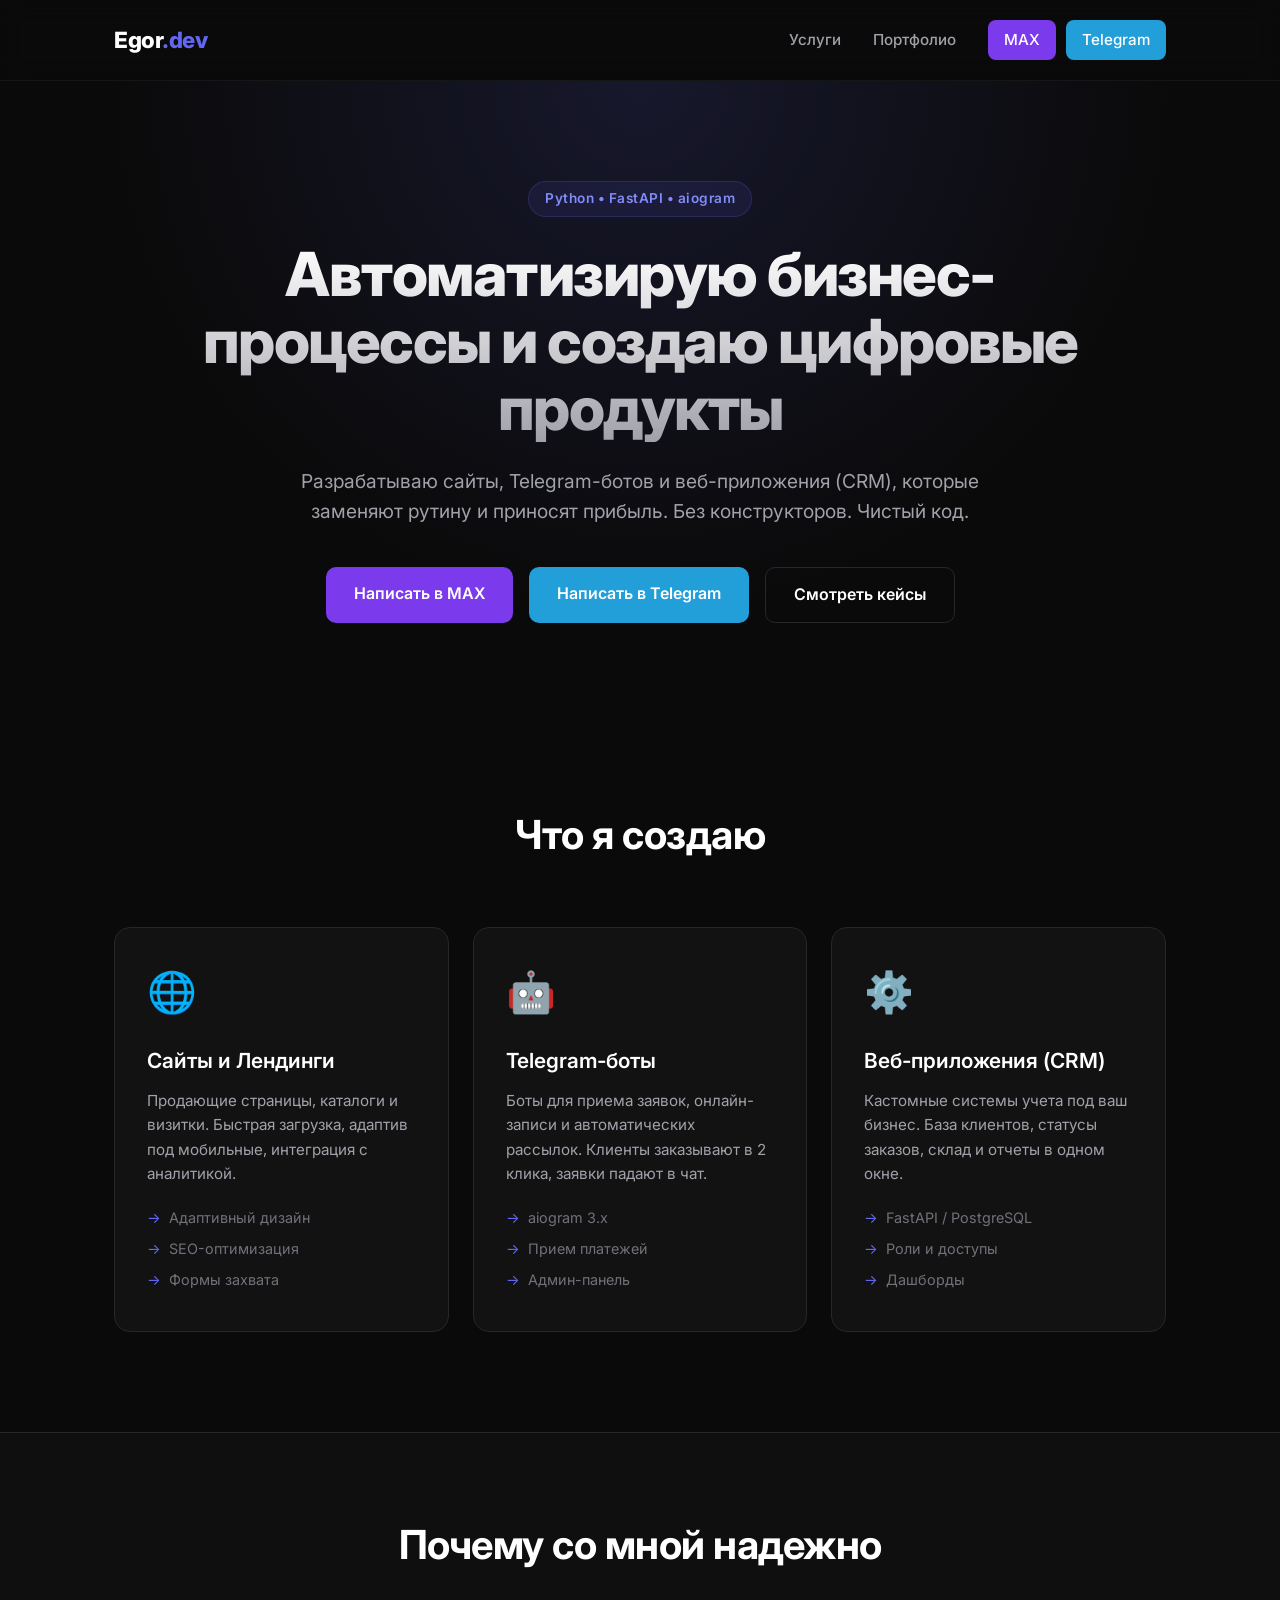
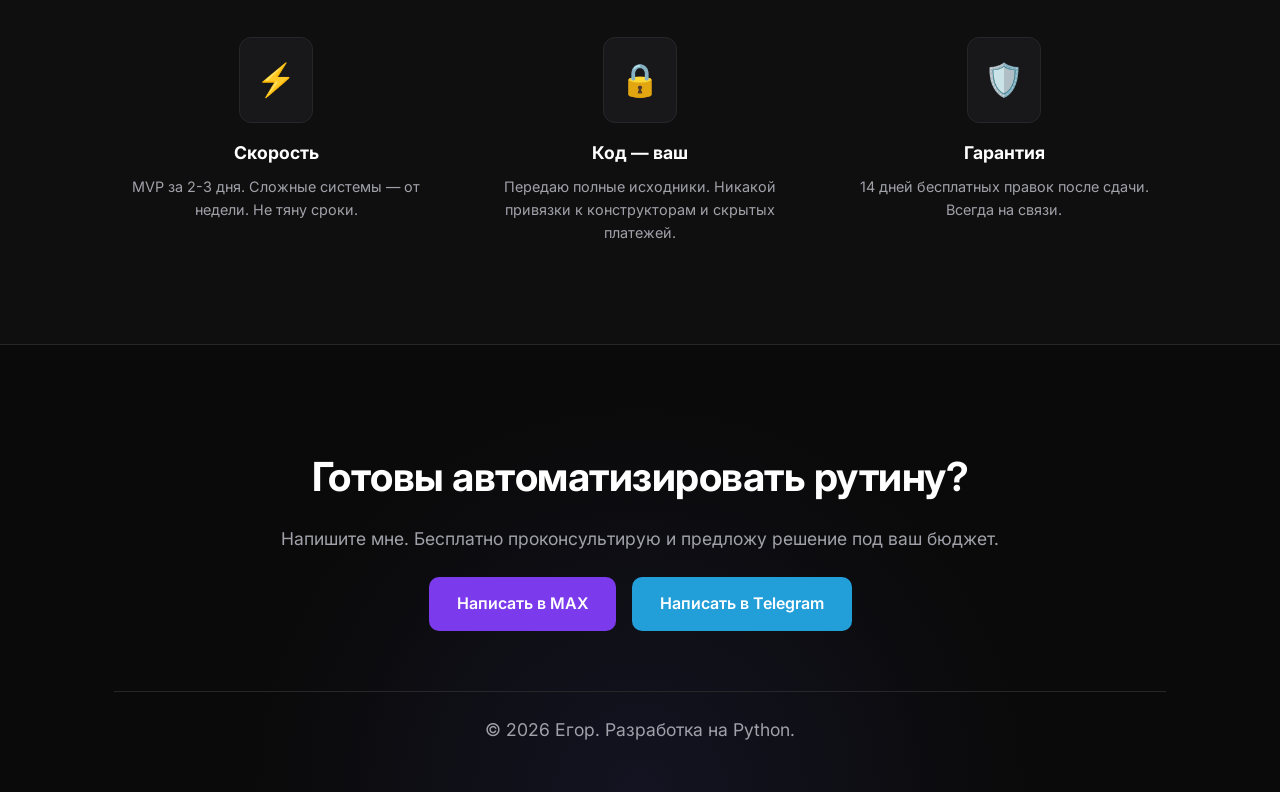
<file: index.html>
<!DOCTYPE html>
<html lang="ru">
<head>
    <meta charset="UTF-8">
    <meta name="viewport" content="width=device-width, initial-scale=1.0">
    <title>Разработка сайтов, ботов и веб-приложений | Егор</title>
    <link rel="stylesheet" href="style.css">
    <link rel="preconnect" href="https://fonts.googleapis.com">
    <link rel="preconnect" href="https://fonts.gstatic.com" crossorigin>
    <link href="https://fonts.googleapis.com/css2?family=Inter:wght@400;500;600;700;800&display=swap" rel="stylesheet">
</head>
<body>

    <!-- Навигация -->
    <nav class="navbar">
        <div class="container nav-container">
            <div class="logo">Egor<span>.dev</span></div>
            <div class="nav-links">
                <a href="#services">Услуги</a>
                <a href="https://9zyf62hv6v-jpg.github.io/portfolio/" target="_blank">Портфолио</a>
                <div class="nav-contact-buttons">
                    <a href="https://max.ru/+79610574963" class="btn-nav btn-max" target="_blank">MAX</a>
                    <a href="https://t.me/EGOR455" class="btn-nav btn-tg" target="_blank">Telegram</a>
                </div>
            </div>
        </div>
    </nav>

    <!-- Hero секция -->
    <header class="hero">
        <div class="container">
            <div class="badge">Python • FastAPI • aiogram</div>
            <h1>Автоматизирую бизнес-процессы и создаю цифровые продукты</h1>
            <p class="subtitle">Разрабатываю сайты, Telegram-ботов и веб-приложения (CRM), которые заменяют рутину и приносят прибыль. Без конструкторов. Чистый код.</p>
            <div class="cta-buttons">
                <a href="https://max.ru/+79610574963" class="btn btn-max" target="_blank">Написать в MAX</a>
                <a href="https://t.me/EGOR455" class="btn btn-tg" target="_blank">Написать в Telegram</a>
                <a href="https://9zyf62hv6v-jpg.github.io/portfolio/" class="btn btn-secondary" target="_blank">Смотреть кейсы</a>
            </div>
        </div>
    </header>

    <!-- Секция услуг -->
    <section id="services" class="services">
        <div class="container">
            <h2 class="section-title">Что я создаю</h2>
            <div class="services-grid">
                
                <div class="service-card">
                    <div class="card-glow"></div>
                    <div class="icon">🌐</div>
                    <h3>Сайты и Лендинги</h3>
                    <p>Продающие страницы, каталоги и визитки. Быстрая загрузка, адаптив под мобильные, интеграция с аналитикой.</p>
                    <ul class="features">
                        <li>Адаптивный дизайн</li>
                        <li>SEO-оптимизация</li>
                        <li>Формы захвата</li>
                    </ul>
                </div>

                <div class="service-card">
                    <div class="card-glow"></div>
                    <div class="icon">🤖</div>
                    <h3>Telegram-боты</h3>
                    <p>Боты для приема заявок, онлайн-записи и автоматических рассылок. Клиенты заказывают в 2 клика, заявки падают в чат.</p>
                    <ul class="features">
                        <li>aiogram 3.x</li>
                        <li>Прием платежей</li>
                        <li>Админ-панель</li>
                    </ul>
                </div>

                <div class="service-card">
                    <div class="card-glow"></div>
                    <div class="icon">⚙️</div>
                    <h3>Веб-приложения (CRM)</h3>
                    <p>Кастомные системы учета под ваш бизнес. База клиентов, статусы заказов, склад и отчеты в одном окне.</p>
                    <ul class="features">
                        <li>FastAPI / PostgreSQL</li>
                        <li>Роли и доступы</li>
                        <li>Дашборды</li>
                    </ul>
                </div>

            </div>
        </div>
    </section>

    <!-- Почему я -->
    <section class="features-section">
        <div class="container">
            <h2 class="section-title">Почему со мной надежно</h2>
            <div class="features-grid">
                <div class="feature-box">
                    <div class="feature-icon">⚡</div>
                    <h4>Скорость</h4>
                    <p>MVP за 2-3 дня. Сложные системы — от недели. Не тяну сроки.</p>
                </div>
                <div class="feature-box">
                    <div class="feature-icon">🔒</div>
                    <h4>Код — ваш</h4>
                    <p>Передаю полные исходники. Никакой привязки к конструкторам и скрытых платежей.</p>
                </div>
                <div class="feature-box">
                    <div class="feature-icon">🛡️</div>
                    <h4>Гарантия</h4>
                    <p>14 дней бесплатных правок после сдачи. Всегда на связи.</p>
                </div>
            </div>
        </div>
    </section>

    <!-- CTA / Footer -->
    <footer class="footer">
        <div class="container">
            <h2>Готовы автоматизировать рутину?</h2>
            <p>Напишите мне. Бесплатно проконсультирую и предложу решение под ваш бюджет.</p>
            
            <div class="footer-buttons">
                <a href="https://max.ru/+79610574963" class="btn btn-max" target="_blank">Написать в MAX</a>
                <a href="https://t.me/EGOR455" class="btn btn-tg" target="_blank">Написать в Telegram</a>
            </div>

            <div class="footer-bottom">
                <p>© 2026 Егор. Разработка на Python.</p>
            </div>
        </div>
    </footer>

</body>
</html>
</file>
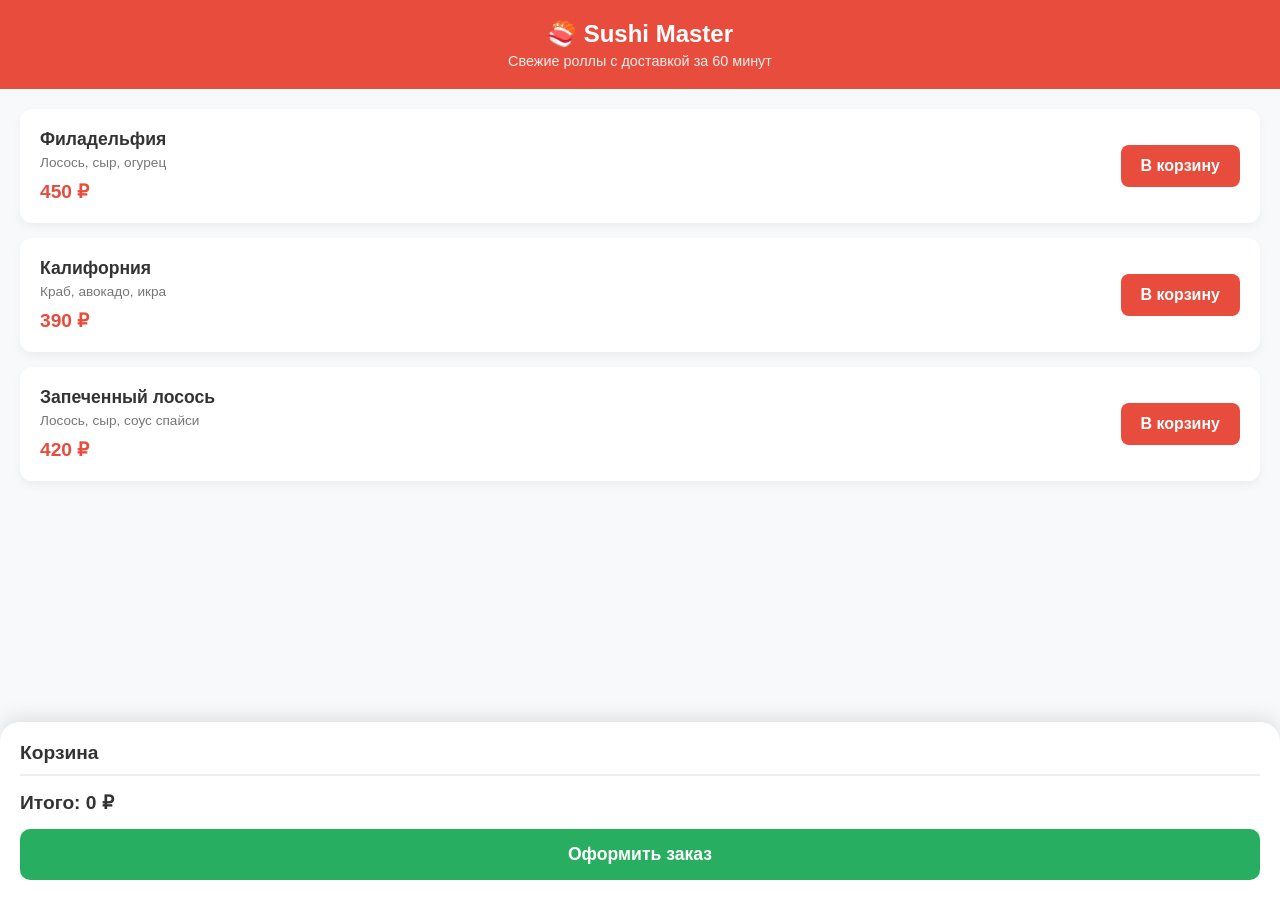
<file: demo/index.html>
<!DOCTYPE html>
<html lang="ru">
<head>
    <meta charset="UTF-8">
    <meta name="viewport" content="width=device-width, initial-scale=1.0">
    <title>Доставка роллов | Тест</title>
    <style>
        * { box-sizing: border-box; margin: 0; padding: 0; font-family: 'Segoe UI', Tahoma, sans-serif; }
        body { background: #f8f9fa; color: #333; padding-bottom: 250px; }
        header { background: #e74c3c; color: white; padding: 20px; text-align: center; }
        header h1 { font-size: 1.5rem; margin-bottom: 5px; }
        header p { font-size: 0.9rem; opacity: 0.9; }

        .menu { display: flex; flex-direction: column; gap: 15px; padding: 20px; }
        .item { background: white; padding: 20px; border-radius: 12px; box-shadow: 0 4px 10px rgba(0,0,0,0.05); display: flex; justify-content: space-between; align-items: center; }
        .item-info h3 { font-size: 1.1rem; margin-bottom: 5px; }
        .item-info p { color: #777; font-size: 0.85rem; margin-bottom: 10px; }
        .item-info .price { font-size: 1.2rem; font-weight: bold; color: #e74c3c; }
        .item button { background: #e74c3c; color: white; border: none; padding: 12px 20px; border-radius: 8px; cursor: pointer; font-weight: bold; font-size: 1rem; }

        .cart-panel { position: fixed; bottom: 0; left: 0; width: 100%; background: white; padding: 20px; border-radius: 20px 20px 0 0; box-shadow: 0 -5px 20px rgba(0,0,0,0.1); max-height: 40vh; overflow-y: auto; }
        .cart-panel h2 { font-size: 1.2rem; margin-bottom: 10px; border-bottom: 2px solid #eee; padding-bottom: 10px; }
        .cart-panel ul { list-style: none; margin-bottom: 15px; }
        .cart-panel li { margin-bottom: 8px; font-size: 0.9rem; display: flex; justify-content: space-between; }
        .cart-panel li button { background: #ffcccc; color: #c0392b; border: none; border-radius: 4px; padding: 2px 8px; font-weight: bold; }
        .total { font-weight: bold; font-size: 1.2rem; margin-bottom: 15px; }
        .checkout-btn { background: #27ae60; color: white; border: none; padding: 15px; width: 100%; border-radius: 10px; cursor: pointer; font-size: 1.1rem; font-weight: bold; }
    </style>
</head>
<body>
<header>
    <h1>🍣 Sushi Master</h1>
    <p>Свежие роллы с доставкой за 60 минут</p>
</header>

<main class="menu">
    <div class="item">
        <div class="item-info">
            <h3>Филадельфия</h3>
            <p>Лосось, сыр, огурец</p>
            <span class="price">450 ₽</span>
        </div>
        <button onclick="addToCart('Филадельфия', 450)">В корзину</button>
    </div>
    <div class="item">
        <div class="item-info">
            <h3>Калифорния</h3>
            <p>Краб, авокадо, икра</p>
            <span class="price">390 ₽</span>
        </div>
        <button onclick="addToCart('Калифорния', 390)">В корзину</button>
    </div>
    <div class="item">
        <div class="item-info">
            <h3>Запеченный лосось</h3>
            <p>Лосось, сыр, соус спайси</p>
            <span class="price">420 ₽</span>
        </div>
        <button onclick="addToCart('Запеченный лосось', 420)">В корзину</button>
    </div>
</main>

<div id="cart" class="cart-panel">
    <h2>Корзина</h2>
    <ul id="cart-items"></ul>
    <p class="total">Итого: <span id="total-price">0</span> ₽</p>
    <button class="checkout-btn" onclick="checkout()">Оформить заказ</button>
</div>

<script>
    let cart = [];
    let total = 0;

    function addToCart(name, price) {
        cart.push({ name, price });
        total += price;
        updateCart();
    }

    function updateCart() {
        const list = document.getElementById('cart-items');
        list.innerHTML = '';
        cart.forEach((item, index) => {
            list.innerHTML += `<li>${item.name} - ${item.price} ₽ <button onclick="removeItem(${index})">x</button></li>`;
        });
        document.getElementById('total-price').innerText = total;
    }

    function removeItem(index) {
        total -= cart[index].price;
        cart.splice(index, 1);
        updateCart();
    }

    function checkout() {
        if (cart.length === 0) return alert('Корзина пуста!');

        const order = {
            id: Math.floor(Math.random() * 10000),
            items: cart,
            total: total,
            time: new Date().toLocaleTimeString()
        };

        localStorage.setItem('last_order', JSON.stringify(order));
        alert('Заказ оформлен! Теперь откройте вкладку "admin.html" и посмотрите на кухню.');
        cart = [];
        total = 0;
        updateCart();
    }
</script>
</body>
</html>
</file>
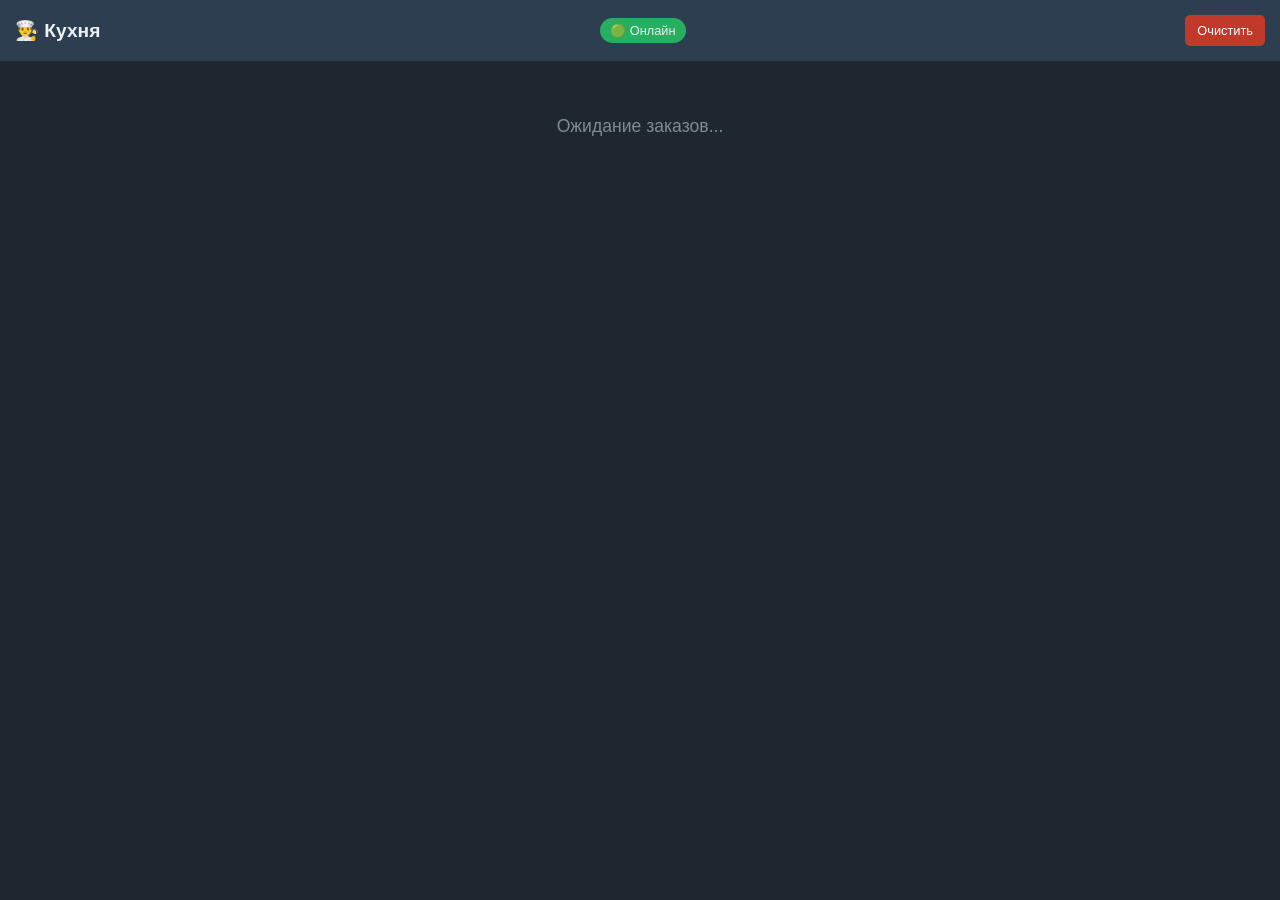
<file: demo/admin.html>
<!DOCTYPE html>
<html lang="ru">
<head>
    <meta charset="UTF-8">
    <meta name="viewport" content="width=device-width, initial-scale=1.0">
    <title>Кухня | Панель управления</title>
    <style>
        * { box-sizing: border-box; margin: 0; padding: 0; font-family: 'Segoe UI', Tahoma, sans-serif; }
        body { background: #1e272e; color: #ecf0f1; min-height: 100vh; }

        .admin-header { display: flex; justify-content: space-between; align-items: center; padding: 15px; background: #2c3e50; position: sticky; top: 0; z-index: 10; }
        .admin-header h1 { font-size: 1.2rem; }
        .status { background: #27ae60; padding: 5px 10px; border-radius: 20px; font-size: 0.8rem; }
        .clear-btn { background: #c0392b; color: white; border: none; padding: 8px 12px; border-radius: 5px; font-size: 0.8rem; }

        .orders-grid { display: flex; flex-direction: column; gap: 15px; padding: 15px; }
        .empty-state { text-align: center; color: #7f8c8d; font-size: 1.1rem; padding: 40px 20px; }

        .order-card { background: #34495e; border-radius: 12px; padding: 20px; box-shadow: 0 5px 15px rgba(0,0,0,0.3); border-left: 6px solid #27ae60; animation: slideIn 0.3s ease; }
        @keyframes slideIn { from { transform: translateY(-20px); opacity: 0; } to { transform: translateY(0); opacity: 1; } }
        .order-header { display: flex; justify-content: space-between; margin-bottom: 15px; border-bottom: 1px solid #465d73; padding-bottom: 10px; }
        .order-header h3 { font-size: 1.2rem; }
        .order-card ul { list-style: none; margin-bottom: 15px; }
        .order-card ul li { margin-bottom: 8px; font-size: 1rem; }
        .order-card h4 { margin-bottom: 15px; color: #f1c40f; font-size: 1.2rem; }
        .print-btn { background: #2980b9; color: white; border: none; padding: 15px; width: 100%; border-radius: 8px; font-size: 1.1rem; font-weight: bold; }

        .modal { display: none; position: fixed; top: 0; left: 0; width: 100%; height: 100%; background: rgba(0,0,0,0.9); justify-content: center; align-items: center; z-index: 1000; padding: 20px; }
        .receipt { background: white; color: black; padding: 25px; border-radius: 10px; width: 100%; max-width: 350px; font-family: 'Courier New', Courier, monospace; }
        .receipt h2 { text-align: center; margin-bottom: 15px; font-size: 1.2rem; }
        .receipt p { text-align: center; font-size: 0.9rem; margin-bottom: 5px; }
        .receipt hr { border-top: 1px dashed black; margin: 15px 0; }
        .receipt ul { list-style: none; font-size: 0.95rem; margin-bottom: 15px; }
        .receipt ul li { display: flex; justify-content: space-between; margin-bottom: 5px; }
        .close-receipt-btn { background: #27ae60; color: white; border: none; padding: 15px; width: 100%; border-radius: 8px; font-weight: bold; font-size: 1rem; margin-top: 15px; }
    </style>
</head>
<body>
<header class="admin-header">
    <h1>👨‍🍳 Кухня</h1>
    <div class="status">🟢 Онлайн</div>
    <button onclick="clearOrders()" class="clear-btn">Очистить</button>
</header>

<main id="orders-container" class="orders-grid">
    <div class="empty-state">Ожидание заказов...</div>
</main>

<div id="receipt-modal" class="modal">
    <div class="receipt">
        <h2>*** Sushi Master ***</h2>
        <p id="receipt-id">Чек №</p>
        <p id="receipt-time"></p>
        <hr>
        <ul id="receipt-items"></ul>
        <hr>
        <p><strong>ИТОГО: <span id="receipt-total"></span> ₽</strong></p>
        <p style="text-align: center; margin-top: 15px;">Спасибо за заказ!</p>
        <button onclick="closeReceipt()" class="close-receipt-btn">Закрыть (Готово)</button>
    </div>
</div>

<script>
    const audio = new Audio('https://actions.google.com/sounds/v1/alarms/beep_short.ogg');
    let lastOrderId = null;
    let activeOrders = [];

    setInterval(() => {
        const orderData = localStorage.getItem('last_order');
        if (orderData) {
            const order = JSON.parse(orderData);
            if (order.id !== lastOrderId) {
                lastOrderId = order.id;
                audio.play().catch(() => {});
                activeOrders.push(order);
                renderOrder(order);
            }
        }
    }, 1000);

    function renderOrder(order) {
        const container = document.getElementById('orders-container');
        const emptyState = container.querySelector('.empty-state');
        if (emptyState) emptyState.remove();

        const card = document.createElement('div');
        card.className = 'order-card';

        const itemsHtml = order.items.map(i => `<li>${i.name}</li>`).join('');

        card.innerHTML = `
            <div class="order-header">
                <h3>Заказ #${order.id}</h3>
                <span class="time">${order.time}</span>
            </div>
            <ul>${itemsHtml}</ul>
            <h4>Итого: ${order.total} ₽</h4>
            <button class="print-btn">🖨️ Напечатать чек</button>
        `;

        card.querySelector('.print-btn').addEventListener('click', () => openReceipt(order.id));
        container.prepend(card);
    }

    function openReceipt(orderId) {
        const order = activeOrders.find(o => o.id === orderId);
        if (!order) return;

        document.getElementById('receipt-id').innerText = `Чек №${order.id}`;
        document.getElementById('receipt-time').innerText = `Время: ${order.time}`;
        document.getElementById('receipt-total').innerText = order.total;

        const itemsList = document.getElementById('receipt-items');
        itemsList.innerHTML = '';
        order.items.forEach(item => {
            itemsList.innerHTML += `<li><span>${item.name}</span><span>${item.price} ₽</span></li>`;
        });

        document.getElementById('receipt-modal').style.display = 'flex';
    }

    function closeReceipt() {
        document.getElementById('receipt-modal').style.display = 'none';
    }

    function clearOrders() {
        document.getElementById('orders-container').innerHTML = '<div class="empty-state">Ожидание заказов...</div>';
        localStorage.removeItem('last_order');
        lastOrderId = null;
        activeOrders = [];
    }
</script>
</body>
</html>
</file>
<file: style.css>
/* Сброс и базовые настройки */
* {
    margin: 0;
    padding: 0;
    box-sizing: border-box;
}

html {
    scroll-behavior: smooth;
}

body {
    font-family: 'Inter', sans-serif;
    background-color: #0a0a0a;
    color: #ffffff;
    line-height: 1.6;
    -webkit-font-smoothing: antialiased;
}

.container {
    max-width: 1100px;
    margin: 0 auto;
    padding: 0 24px;
}

/* Навигация */
.navbar {
    padding: 20px 0;
    position: sticky;
    top: 0;
    background: rgba(10, 10, 10, 0.8);
    backdrop-filter: blur(12px);
    z-index: 100;
    border-bottom: 1px solid rgba(255, 255, 255, 0.05);
}

.nav-container {
    display: flex;
    justify-content: space-between;
    align-items: center;
}

.logo {
    font-size: 1.4rem;
    font-weight: 800;
    letter-spacing: -0.5px;
}

.logo span {
    color: #6366f1;
}

.nav-links {
    display: flex;
    gap: 32px;
    align-items: center;
}

.nav-links a {
    color: #a1a1aa;
    text-decoration: none;
    font-size: 0.95rem;
    font-weight: 500;
    transition: color 0.2s;
}

.nav-links a:hover {
    color: #ffffff;
}

/* Кнопки в навигации */
.nav-contact-buttons {
    display: flex;
    gap: 10px;
}

.btn-nav {
    padding: 8px 16px;
    border-radius: 8px;
    font-size: 0.9rem;
    font-weight: 600;
    text-decoration: none;
    transition: all 0.2s;
}

.btn-max {
    background: #7c3aed; /* Фиолетовый для MAX */
    color: white !important;
}

.btn-max:hover {
    background: #6d28d9;
}

.btn-tg {
    background: #229ED9; /* Синий для Telegram */
    color: white !important;
}

.btn-tg:hover {
    background: #1d8cbf;
}

/* Hero секция */
.hero {
    padding: 100px 0 80px;
    text-align: center;
    background: radial-gradient(circle at 50% 0%, rgba(99, 102, 241, 0.15) 0%, transparent 60%);
}

.badge {
    display: inline-block;
    padding: 6px 16px;
    background: rgba(99, 102, 241, 0.1);
    border: 1px solid rgba(99, 102, 241, 0.2);
    border-radius: 100px;
    color: #818cf8;
    font-size: 0.85rem;
    font-weight: 600;
    margin-bottom: 24px;
    letter-spacing: 0.5px;
}

.hero h1 {
    font-size: 3.8rem;
    font-weight: 800;
    line-height: 1.1;
    letter-spacing: -1.5px;
    max-width: 900px;
    margin: 0 auto 24px;
    background: linear-gradient(180deg, #ffffff 0%, #a1a1aa 100%);
    -webkit-background-clip: text;
    -webkit-text-fill-color: transparent;
}

.subtitle {
    font-size: 1.2rem;
    color: #a1a1aa;
    max-width: 700px;
    margin: 0 auto 40px;
}

/* Кнопки главные */
.cta-buttons {
    display: flex;
    justify-content: center;
    gap: 16px;
    flex-wrap: wrap;
}

.btn {
    display: inline-block;
    padding: 14px 28px;
    border-radius: 10px;
    text-decoration: none;
    font-weight: 600;
    font-size: 1rem;
    transition: all 0.2s ease;
    cursor: pointer;
    border: none;
}

.btn-primary, .btn-max {
    background: #7c3aed;
    color: white;
}

.btn-primary:hover, .btn-max:hover {
    background: #6d28d9;
    transform: translateY(-2px);
    box-shadow: 0 10px 30px -10px rgba(124, 58, 237, 0.5);
}

.btn-tg {
    background: #229ED9;
    color: white;
}

.btn-tg:hover {
    background: #1d8cbf;
    transform: translateY(-2px);
    box-shadow: 0 10px 30px -10px rgba(34, 158, 217, 0.5);
}

.btn-secondary {
    background: transparent;
    color: #ffffff;
    border: 1px solid #27272a;
}

.btn-secondary:hover {
    background: #18181b;
    border-color: #3f3f46;
}

/* Секции */
.section-title {
    font-size: 2.5rem;
    font-weight: 700;
    text-align: center;
    margin-bottom: 60px;
    letter-spacing: -0.5px;
}

.services {
    padding: 100px 0;
}

/* Сетка услуг */
.services-grid {
    display: grid;
    grid-template-columns: repeat(auto-fit, minmax(300px, 1fr));
    gap: 24px;
}

.service-card {
    background: #121212;
    border: 1px solid #27272a;
    border-radius: 16px;
    padding: 32px;
    position: relative;
    overflow: hidden;
    transition: border-color 0.3s;
}

.service-card:hover {
    border-color: #3f3f46;
}

.card-glow {
    position: absolute;
    top: -50%;
    left: -50%;
    width: 200%;
    height: 200%;
    background: radial-gradient(circle at center, rgba(99, 102, 241, 0.08) 0%, transparent 50%);
    opacity: 0;
    transition: opacity 0.3s;
    pointer-events: none;
}

.service-card:hover .card-glow {
    opacity: 1;
}

.service-card .icon {
    font-size: 2.5rem;
    margin-bottom: 20px;
}

.service-card h3 {
    font-size: 1.3rem;
    font-weight: 600;
    margin-bottom: 12px;
}

.service-card p {
    color: #a1a1aa;
    font-size: 0.95rem;
    margin-bottom: 20px;
}

.features {
    list-style: none;
}

.features li {
    color: #71717a;
    font-size: 0.9rem;
    margin-bottom: 8px;
    display: flex;
    align-items: center;
}

.features li::before {
    content: "→";
    margin-right: 8px;
    color: #6366f1;
}

/* Секция преимуществ */
.features-section {
    padding: 80px 0 100px;
    background: #0f0f0f;
    border-top: 1px solid #27272a;
    border-bottom: 1px solid #27272a;
}

.features-grid {
    display: grid;
    grid-template-columns: repeat(auto-fit, minmax(250px, 1fr));
    gap: 40px;
}

.feature-box {
    text-align: center;
}

.feature-icon {
    font-size: 2rem;
    margin-bottom: 16px;
    display: inline-block;
    padding: 16px;
    background: #18181b;
    border-radius: 12px;
    border: 1px solid #27272a;
}

.feature-box h4 {
    font-size: 1.1rem;
    margin-bottom: 8px;
}

.feature-box p {
    color: #a1a1aa;
    font-size: 0.9rem;
}

/* Footer */
.footer {
    padding: 100px 0 40px;
    text-align: center;
    background: radial-gradient(circle at 50% 100%, rgba(99, 102, 241, 0.1) 0%, transparent 50%);
}

.footer h2 {
    font-size: 2.5rem;
    font-weight: 700;
    margin-bottom: 16px;
    letter-spacing: -0.5px;
}

.footer p {
    color: #a1a1aa;
    font-size: 1.1rem;
    margin-bottom: 8px;
}

.footer-buttons {
    display: flex;
    justify-content: center;
    gap: 16px;
    margin-top: 24px;
    flex-wrap: wrap;
}

.footer-bottom {
    margin-top: 60px;
    padding-top: 24px;
    border-top: 1px solid #27272a;
    color: #52525b;
    font-size: 0.9rem;
}

/* Адаптив под мобилки */
@media (max-width: 768px) {
    .hero h1 {
        font-size: 2.5rem;
    }
    
    .nav-links > a:not(.btn-nav) {
        display: none; /* На мобилках скрываем текстовые ссылки */
    }
    
    .section-title {
        font-size: 2rem;
    }
    
    .footer h2 {
        font-size: 1.8rem;
    }
    
    .cta-buttons .btn {
        width: 100%; /* Кнопки на всю ширину */
        text-align: center;
    }
}
</file>
